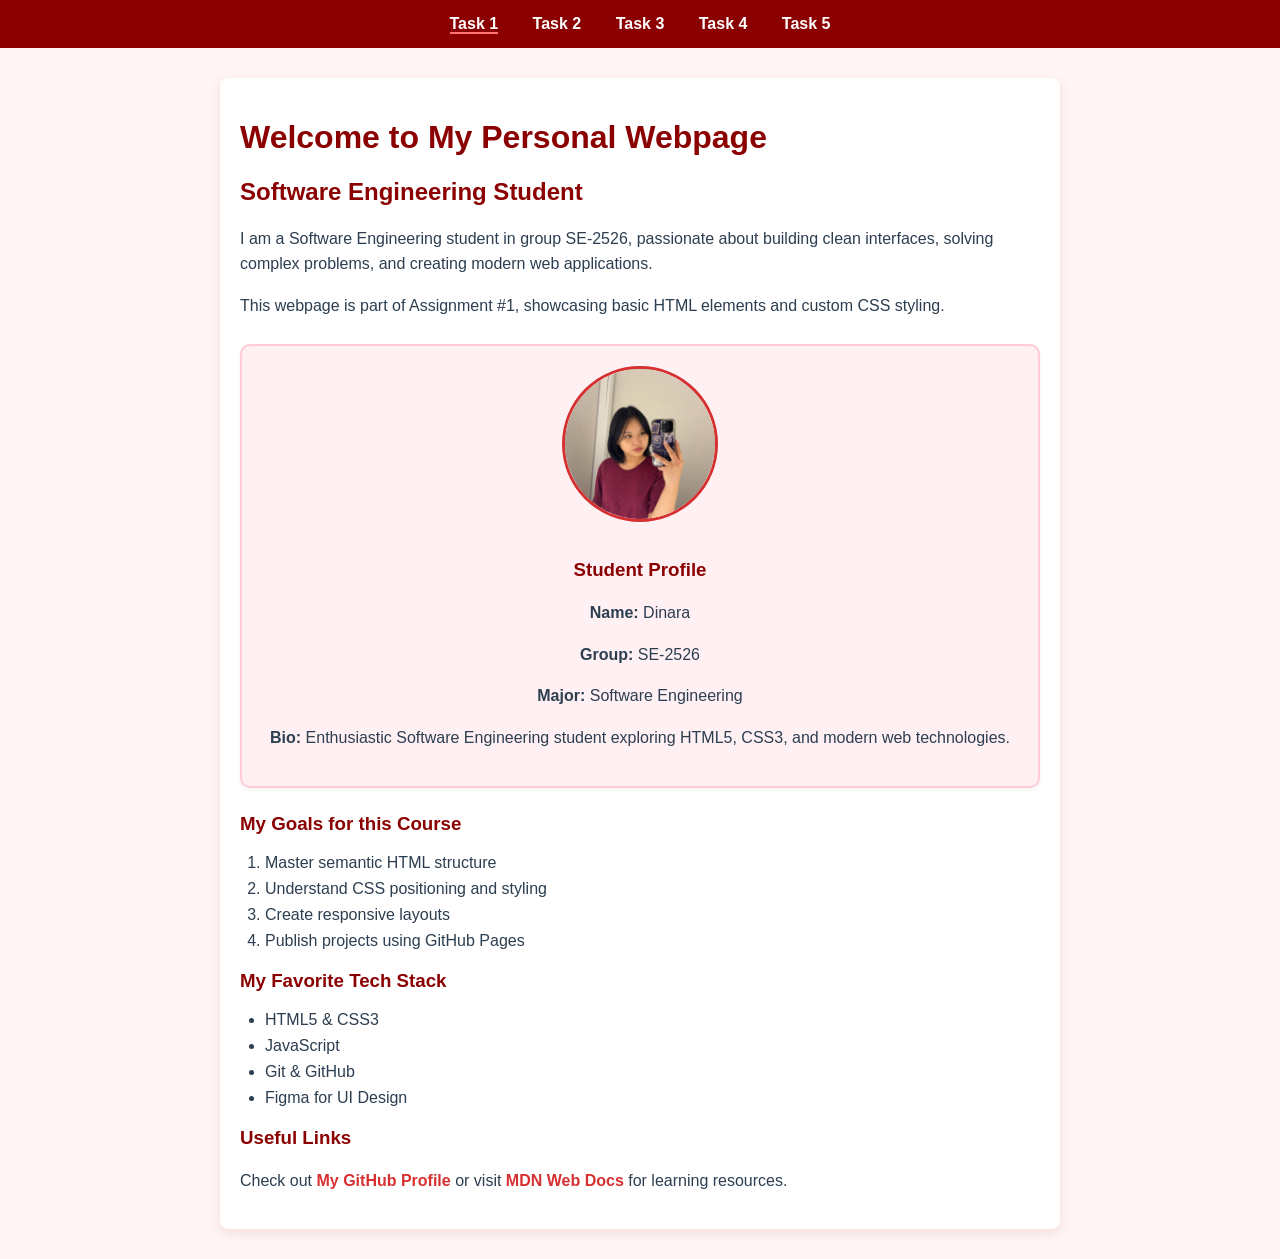
<file: index.html>
<!DOCTYPE html>
<html lang="en">
<head>
    <meta charset="UTF-8">
    <meta name="viewport" content="width=device-width, initial-scale=1.0">
    <title>Task 1 - Personal Webpage</title>
    <link rel="stylesheet" href="styles.css">
</head>
<body>

    <nav class="navbar">
        <a href="index.html" class="active">Task 1</a>
        <a href="task2.html">Task 2</a>
        <a href="exercise1/index.html">Task 3</a>
        <a href="task4.html">Task 4</a>
        <a href="task5.html">Task 5</a>
    </nav>

    <div class="container">
        <h1>Welcome to My Personal Webpage</h1>
        <h2>Software Engineering Student</h2>

        <p>I am a Software Engineering student in group SE-2526, passionate about building clean interfaces, solving complex problems, and creating modern web applications.</p>
        <p>This webpage is part of Assignment #1, showcasing basic HTML elements and custom CSS styling.</p>

        <div class="card" id="profile">
            <img src="Dinara.jpg" alt="Dinara's Profile Picture" class="profile-img">
            <h3>Student Profile</h3>
            <p><strong>Name:</strong> Dinara</p>
            <p><strong>Group:</strong> SE-2526</p>
            <p><strong>Major:</strong> Software Engineering</p>
            <p><strong>Bio:</strong> Enthusiastic Software Engineering student exploring HTML5, CSS3, and modern web technologies.</p>
        </div>

        <h3>My Goals for this Course</h3>
        <ol>
            <li>Master semantic HTML structure</li>
            <li>Understand CSS positioning and styling</li>
            <li>Create responsive layouts</li>
            <li>Publish projects using GitHub Pages</li>
        </ol>

        <h3>My Favorite Tech Stack</h3>
        <ul>
            <li>HTML5 & CSS3</li>
            <li>JavaScript</li>
            <li>Git & GitHub</li>
            <li>Figma for UI Design</li>
        </ul>

        <h3>Useful Links</h3>
        <p>
            Check out <a href="https://github.com" target="_blank" class="custom-link">My GitHub Profile</a> or visit 
            <a href="https://developer.mozilla.org" target="_blank" class="custom-link">MDN Web Docs</a> for learning resources.
        </p>
    </div>

</body>
</html>
</file>
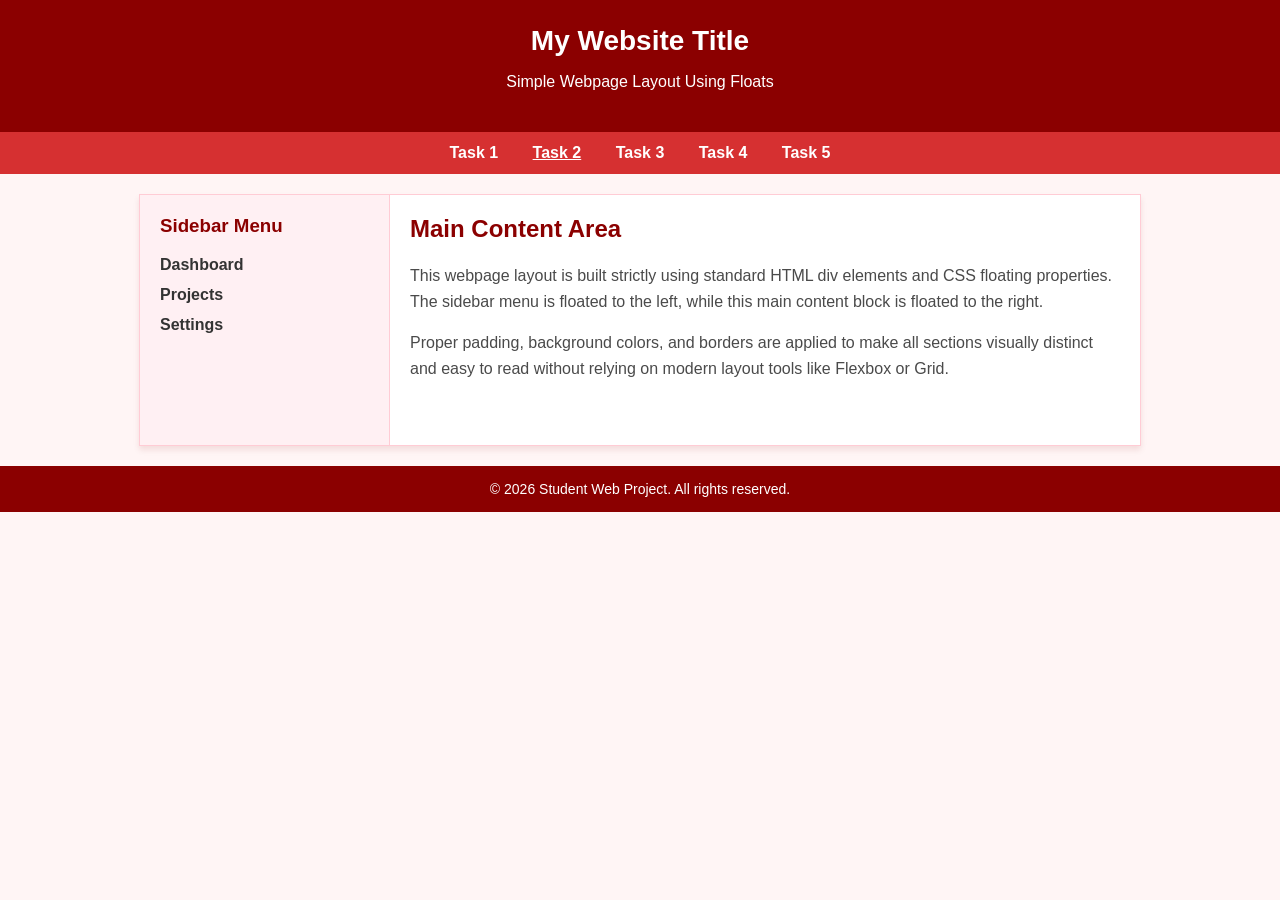
<file: task2.html>
<!DOCTYPE html>
<html lang="en">
<head>
    <meta charset="UTF-8">
    <meta name="viewport" content="width=device-width, initial-scale=1.0">
    <title>Task 2 - Webpage Layout</title>
    <link rel="stylesheet" href="task2_styles.css">
</head>
<body>

    <div class="header">
        <h1>My Website Title</h1>
        <p>Simple Webpage Layout Using Floats</p>
    </div>

    <div class="navbar">
        <a href="index.html">Task 1</a>
        <a href="task2.html" class="active">Task 2</a>
        <a href="exercise1/index.html">Task 3</a>
        <a href="task4.html">Task 4</a>
        <a href="task5.html">Task 5</a>
    </div>

    <div class="main-container">
        
        <div class="sidebar">
            <h3>Sidebar Menu</h3>
            <ul>
                <li><a href="#">Dashboard</a></li>
                <li><a href="#">Projects</a></li>
                <li><a href="#">Settings</a></li>
            </ul>
        </div>

        <div class="content">
            <h2>Main Content Area</h2>
            <p>
                This webpage layout is built strictly using standard HTML div elements and CSS floating properties. 
                The sidebar menu is floated to the left, while this main content block is floated to the right.
            </p>
            <p>
                Proper padding, background colors, and borders are applied to make all sections visually distinct 
                and easy to read without relying on modern layout tools like Flexbox or Grid.
            </p>
        </div>

        <div class="clearfix"></div>

    </div>

    <div class="footer">
        <p>&copy; 2026 Student Web Project. All rights reserved.</p>
    </div>

</body>
</html>
</file>
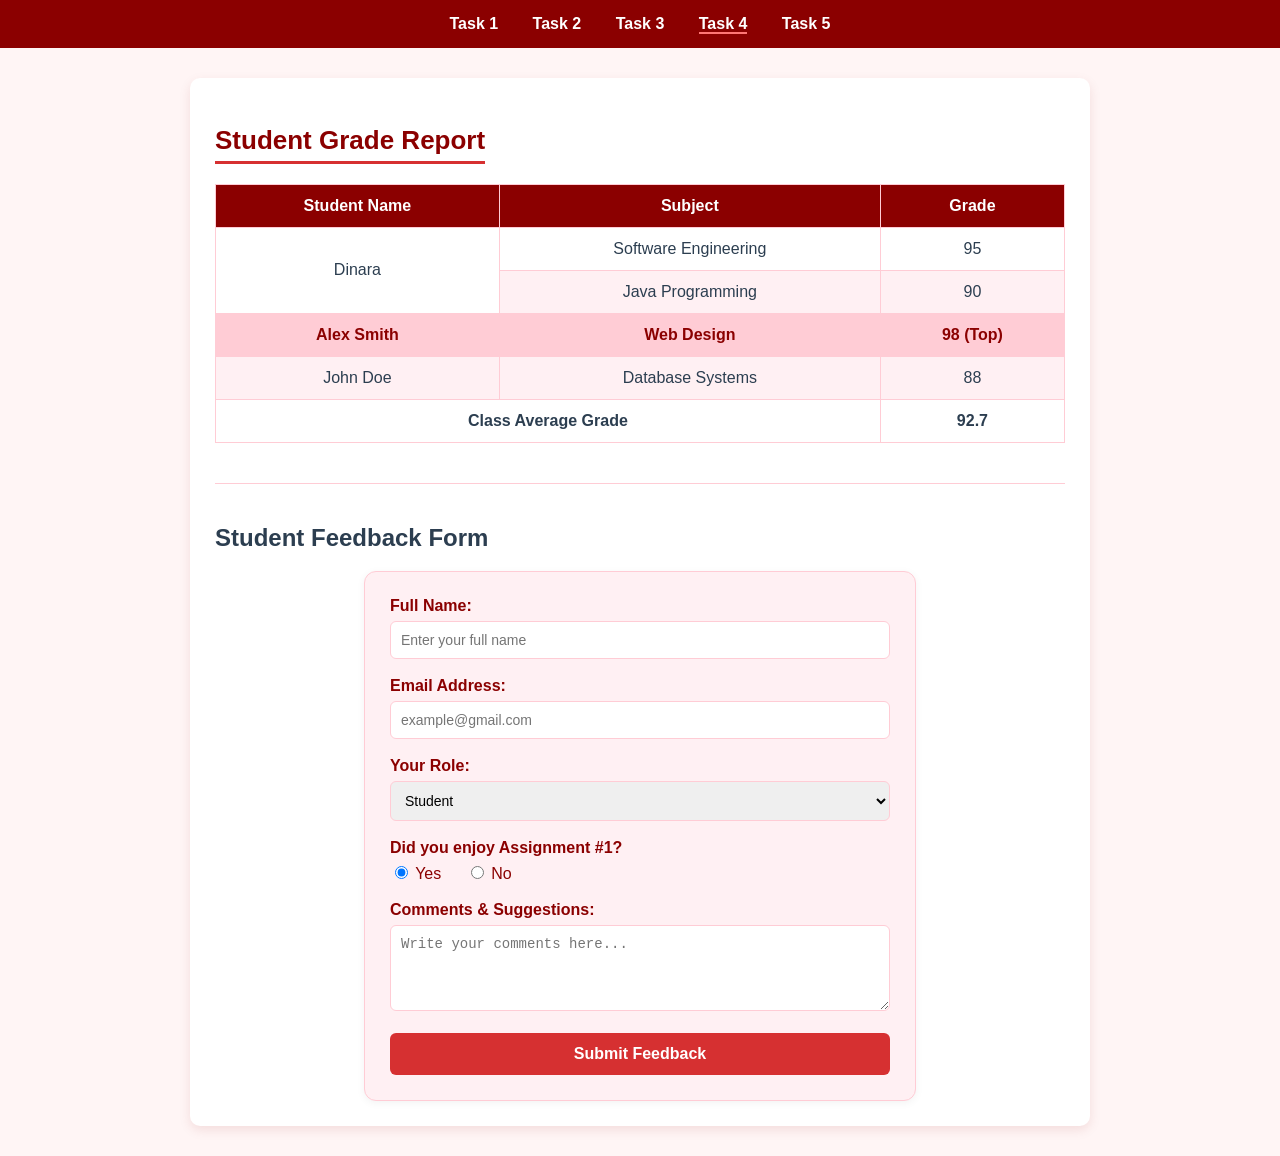
<file: task4.html>
<!DOCTYPE html>
<html lang="en">
<head>
    <meta charset="UTF-8">
    <meta name="viewport" content="width=device-width, initial-scale=1.0">
    <title>Task 4 - CSS Table & Form</title>
    <link rel="stylesheet" href="task4_styles.css">
</head>
<body>

    <nav class="navbar">
        <a href="index.html">Task 1</a>
        <a href="task2.html">Task 2</a>
        <a href="exercise1/index.html">Task 3</a>
        <a href="task4.html" class="active">Task 4</a>
        <a href="task5.html">Task 5</a>
    </nav>

    <div class="container">

        <h2 id="table-heading">Student Grade Report</h2>

        <table class="grades-table">
            <thead>
                <tr>
                    <th>Student Name</th>
                    <th>Subject</th>
                    <th>Grade</th>
                </tr>
            </thead>
            <tbody>
                <tr>
                    <td rowspan="2">Dinara</td>
                    <td>Software Engineering</td>
                    <td>95</td>
                </tr>
                <tr>
                    <td>Java Programming</td>
                    <td>90</td>
                </tr>
                <tr class="highlight-row">
                    <td>Alex Smith</td>
                    <td>Web Design</td>
                    <td>98 (Top)</td>
                </tr>
                <tr>
                    <td>John Doe</td>
                    <td>Database Systems</td>
                    <td>88</td>
                </tr>
                <tr>
                    <td colspan="2"><strong>Class Average Grade</strong></td>
                    <td><strong>92.7</strong></td>
                </tr>
            </tbody>
        </table>

        <hr class="divider">

        <h2>Student Feedback Form</h2>

        <div class="form-container">
            <form action="#" method="post">
                
                <div class="form-group">
                    <label for="name">Full Name:</label>
                    <input type="text" id="name" name="name" placeholder="Enter your full name" required>
                </div>

                <div class="form-group">
                    <label for="email">Email Address:</label>
                    <input type="email" id="email" name="email" placeholder="example@gmail.com" required>
                </div>

                <div class="form-group">
                    <label for="role">Your Role:</label>
                    <select id="role" name="role">
                        <option value="student">Student</option>
                        <option value="teacher">Teacher</option>
                        <option value="other">Other</option>
                    </select>
                </div>

                <div class="form-group">
                    <label>Did you enjoy Assignment #1?</label>
                    <div class="radio-group">
                        <label><input type="radio" name="feedback" value="yes" checked> Yes</label>
                        <label><input type="radio" name="feedback" value="no"> No</label>
                    </div>
                </div>

                <div class="form-group">
                    <label for="comments">Comments & Suggestions:</label>
                    <textarea id="comments" name="comments" rows="4" placeholder="Write your comments here..."></textarea>
                </div>

                <button type="submit" class="submit-btn">Submit Feedback</button>

            </form>
        </div>

    </div>

</body>
</html>
</file>
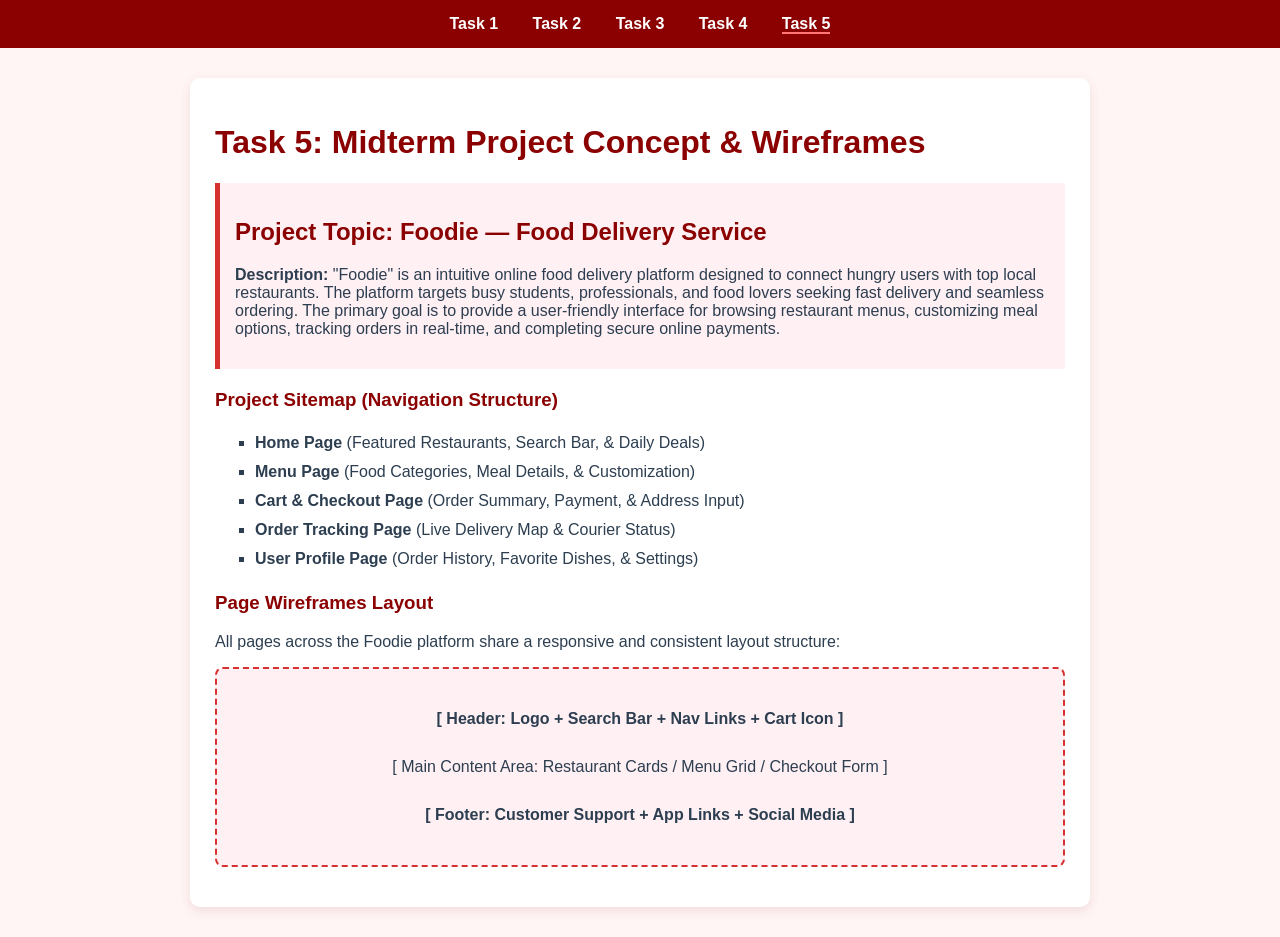
<file: task5.html>
<!DOCTYPE html>
<html lang="en">
<head>
    <meta charset="UTF-8">
    <meta name="viewport" content="width=device-width, initial-scale=1.0">
    <title>Task 5 - Midterm Project Concept</title>
    <style>
        body { font-family: 'Segoe UI', Tahoma, Geneva, Verdana, sans-serif; background-color: #fff5f5; margin: 0; padding: 0; color: #2c3e50; }
        .navbar { background-color: #8b0000; padding: 15px; text-align: center; }
        .navbar a { color: #ffffff; text-decoration: none; margin: 0 15px; font-weight: bold; }
        .navbar a:hover { color: #ff7675; }
        .navbar a.active { border-bottom: 2px solid #ff7675; }
        .container { max-width: 850px; margin: 30px auto; padding: 25px; background-color: #ffffff; border-radius: 10px; box-shadow: 0 4px 12px rgba(139,0,0,0.1); }
        h1, h2, h3 { color: #8b0000; }
        .project-card { background-color: #fff0f3; border-left: 5px solid #d63031; padding: 15px; margin-bottom: 20px; }
        .sitemap-list { list-style-type: square; line-height: 1.8; }
        .wireframe-box { border: 2px dashed #d63031; background-color: #fff0f3; padding: 20px; text-align: center; margin-bottom: 15px; border-radius: 8px; }
    </style>
</head>
<body>

    <nav class="navbar">
        <a href="index.html">Task 1</a>
        <a href="task2.html">Task 2</a>
        <a href="exercise1/index.html">Task 3</a>
        <a href="task4.html">Task 4</a>
        <a href="task5.html" class="active">Task 5</a>
    </nav>

    <div class="container">
        <h1>Task 5: Midterm Project Concept & Wireframes</h1>

        <div class="project-card">
            <h2>Project Topic: Foodie — Food Delivery Service</h2>
            <p><strong>Description:</strong> "Foodie" is an intuitive online food delivery platform designed to connect hungry users with top local restaurants. The platform targets busy students, professionals, and food lovers seeking fast delivery and seamless ordering. The primary goal is to provide a user-friendly interface for browsing restaurant menus, customizing meal options, tracking orders in real-time, and completing secure online payments.</p>
        </div>

        <h3>Project Sitemap (Navigation Structure)</h3>
        <ul class="sitemap-list">
            <li><strong>Home Page</strong> (Featured Restaurants, Search Bar, & Daily Deals)</li>
            <li><strong>Menu Page</strong> (Food Categories, Meal Details, & Customization)</li>
            <li><strong>Cart & Checkout Page</strong> (Order Summary, Payment, & Address Input)</li>
            <li><strong>Order Tracking Page</strong> (Live Delivery Map & Courier Status)</li>
            <li><strong>User Profile Page</strong> (Order History, Favorite Dishes, & Settings)</li>
        </ul>

        <h3>Page Wireframes Layout</h3>
        <p>All pages across the Foodie platform share a responsive and consistent layout structure:</p>

        <div class="wireframe-box">
            <h4>[ Header: Logo + Search Bar + Nav Links + Cart Icon ]</h4>
            <p style="margin: 30px 0;">[ Main Content Area: Restaurant Cards / Menu Grid / Checkout Form ]</p>
            <h4>[ Footer: Customer Support + App Links + Social Media ]</h4>
        </div>
    </div>

</body>
</html>
</file>
<file: styles.css>
body {
    font-family: 'Segoe UI', Tahoma, Geneva, Verdana, sans-serif;
    background-color: #fff5f5;
    color: #2c3e50;
    margin: 0;
    padding: 0;
}

h1, h2, h3 {
    color: #8b0000;
}

p {
    line-height: 1.6;
    font-size: 16px;
}

.navbar {
    background-color: #8b0000;
    padding: 15px;
    text-align: center;
}

.navbar a {
    color: #ffffff;
    text-decoration: none;
    margin: 0 15px;
    font-weight: bold;
    font-size: 16px;
}

.navbar a:hover {
    color: #ff7675;
}

.navbar a.active {
    border-bottom: 2px solid #ff7675;
}

.container {
    max-width: 800px;
    margin: 30px auto;
    padding: 20px;
    background-color: #ffffff;
    border-radius: 8px;
    box-shadow: 0 4px 12px rgba(139, 0, 0, 0.1);
}

.card {
    border: 2px solid #ffccd5;
    border-radius: 10px;
    padding: 20px;
    margin: 25px 0;
    background-color: #fff0f3;
    text-align: center;
}

#profile {
    box-shadow: 0 2px 5px rgba(0,0,0,0.05);
}

.profile-img {
    max-width: 150px;
    height: auto;
    border-radius: 50%;
    border: 3px solid #d63031;
    margin-bottom: 15px;
}

ol, ul {
    margin-bottom: 20px;
    padding-left: 25px;
}

li {
    margin-bottom: 8px;
}

.custom-link {
    color: #d63031;
    text-decoration: none;
    font-weight: bold;
    transition: color 0.3s ease;
}

.custom-link:hover {
    color: #8b0000;
    text-decoration: underline;
}
</file>
<file: task2_styles.css>
body {
    font-family: Arial, sans-serif;
    margin: 0;
    padding: 0;
    background-color: #fff5f5;
}

.header {
    background-color: #8b0000;
    color: #ffffff;
    text-align: center;
    padding: 25px;
}

.header h1 {
    margin: 0;
    font-size: 28px;
}

.navbar {
    background-color: #d63031;
    padding: 12px;
    text-align: center;
}

.navbar a {
    color: #ffffff;
    text-decoration: none;
    margin: 0 15px;
    font-weight: bold;
}

.navbar a:hover {
    color: #ffccd5;
}

.navbar a.active {
    text-decoration: underline;
}

.main-container {
    width: 90%;
    max-width: 1000px;
    margin: 20px auto;
    background-color: #ffffff;
    border: 1px solid #ffccd5;
    box-shadow: 0 4px 6px rgba(139, 0, 0, 0.1);
}

.sidebar {
    float: left;
    width: 25%;
    background-color: #fff0f3;
    padding: 20px;
    box-sizing: border-box;
    border-right: 1px solid #ffccd5;
    min-height: 250px;
}

.sidebar h3 {
    margin-top: 0;
    color: #8b0000;
}

.sidebar ul {
    list-style-type: none;
    padding: 0;
}

.sidebar li {
    margin-bottom: 12px;
}

.sidebar a {
    color: #333;
    text-decoration: none;
    font-weight: bold;
}

.sidebar a:hover {
    color: #d63031;
}

.content {
    float: right;
    width: 75%;
    padding: 20px;
    box-sizing: border-box;
    min-height: 250px;
}

.content h2 {
    margin-top: 0;
    color: #8b0000;
}

.content p {
    line-height: 1.6;
    color: #4a4a4a;
}

.clearfix {
    clear: both;
}

.footer {
    background-color: #8b0000;
    color: #ffffff;
    text-align: center;
    padding: 15px;
    margin-top: 20px;
}

.footer p {
    margin: 0;
    font-size: 14px;
}
</file>
<file: task4_styles.css>
body {
    font-family: 'Segoe UI', Tahoma, Geneva, Verdana, sans-serif;
    background-color: #fff5f5;
    margin: 0;
    padding: 0;
    color: #2c3e50;
}

.navbar {
    background-color: #8b0000;
    padding: 15px;
    text-align: center;
}

.navbar a {
    color: #ffffff;
    text-decoration: none;
    margin: 0 15px;
    font-weight: bold;
}

.navbar a:hover {
    color: #ff7675;
}

.navbar a.active {
    border-bottom: 2px solid #ff7675;
}

.container {
    max-width: 850px;
    margin: 30px auto;
    padding: 25px;
    background-color: #ffffff;
    border-radius: 10px;
    box-shadow: 0 4px 12px rgba(139, 0, 0, 0.1);
}

#table-heading {
    text-align: center;
    color: #8b0000;
    font-size: 26px;
    margin-bottom: 20px;
    border-bottom: 3px solid #d63031;
    display: inline-block;
    padding-bottom: 5px;
}

.grades-table {
    width: 100%;
    border-collapse: collapse;
    margin-bottom: 30px;
}

.grades-table th, .grades-table td {
    border: 1px solid #ffccd5;
    padding: 12px;
    text-align: center;
}

.grades-table th {
    background-color: #8b0000;
    color: #ffffff;
    font-size: 16px;
}

.grades-table tbody tr:nth-child(even) {
    background-color: #fff0f3;
}

.highlight-row {
    background-color: #ffccd5 !important;
    font-weight: bold;
    color: #8b0000;
}

.divider {
    border: 0;
    height: 1px;
    background: #ffccd5;
    margin: 40px 0;
}

.form-container {
    max-width: 500px;
    margin: 0 auto;
    background-color: #fff0f3;
    padding: 25px;
    border-radius: 12px;
    border: 1px solid #ffccd5;
    box-shadow: 0 2px 8px rgba(0,0,0,0.05);
}

.form-group {
    margin-bottom: 18px;
    text-align: left;
}

.form-group label {
    display: block;
    font-weight: bold;
    margin-bottom: 6px;
    color: #8b0000;
}

.form-group input[type="text"],
.form-group input[type="email"],
.form-group select,
.form-group textarea {
    width: 100%;
    padding: 10px;
    border: 1px solid #ffccd5;
    border-radius: 6px;
    box-sizing: border-box;
    font-size: 14px;
}

.form-group input:focus,
.form-group select:focus,
.form-group textarea:focus {
    border-color: #d63031;
    outline: none;
}

.radio-group label {
    display: inline;
    font-weight: normal;
    margin-right: 20px;
}

.submit-btn {
    width: 100%;
    background-color: #d63031;
    color: #ffffff;
    padding: 12px;
    border: none;
    border-radius: 6px;
    font-size: 16px;
    font-weight: bold;
    cursor: pointer;
    transition: background-color 0.3s ease;
}

.submit-btn:hover {
    background-color: #8b0000;
}
</file>
